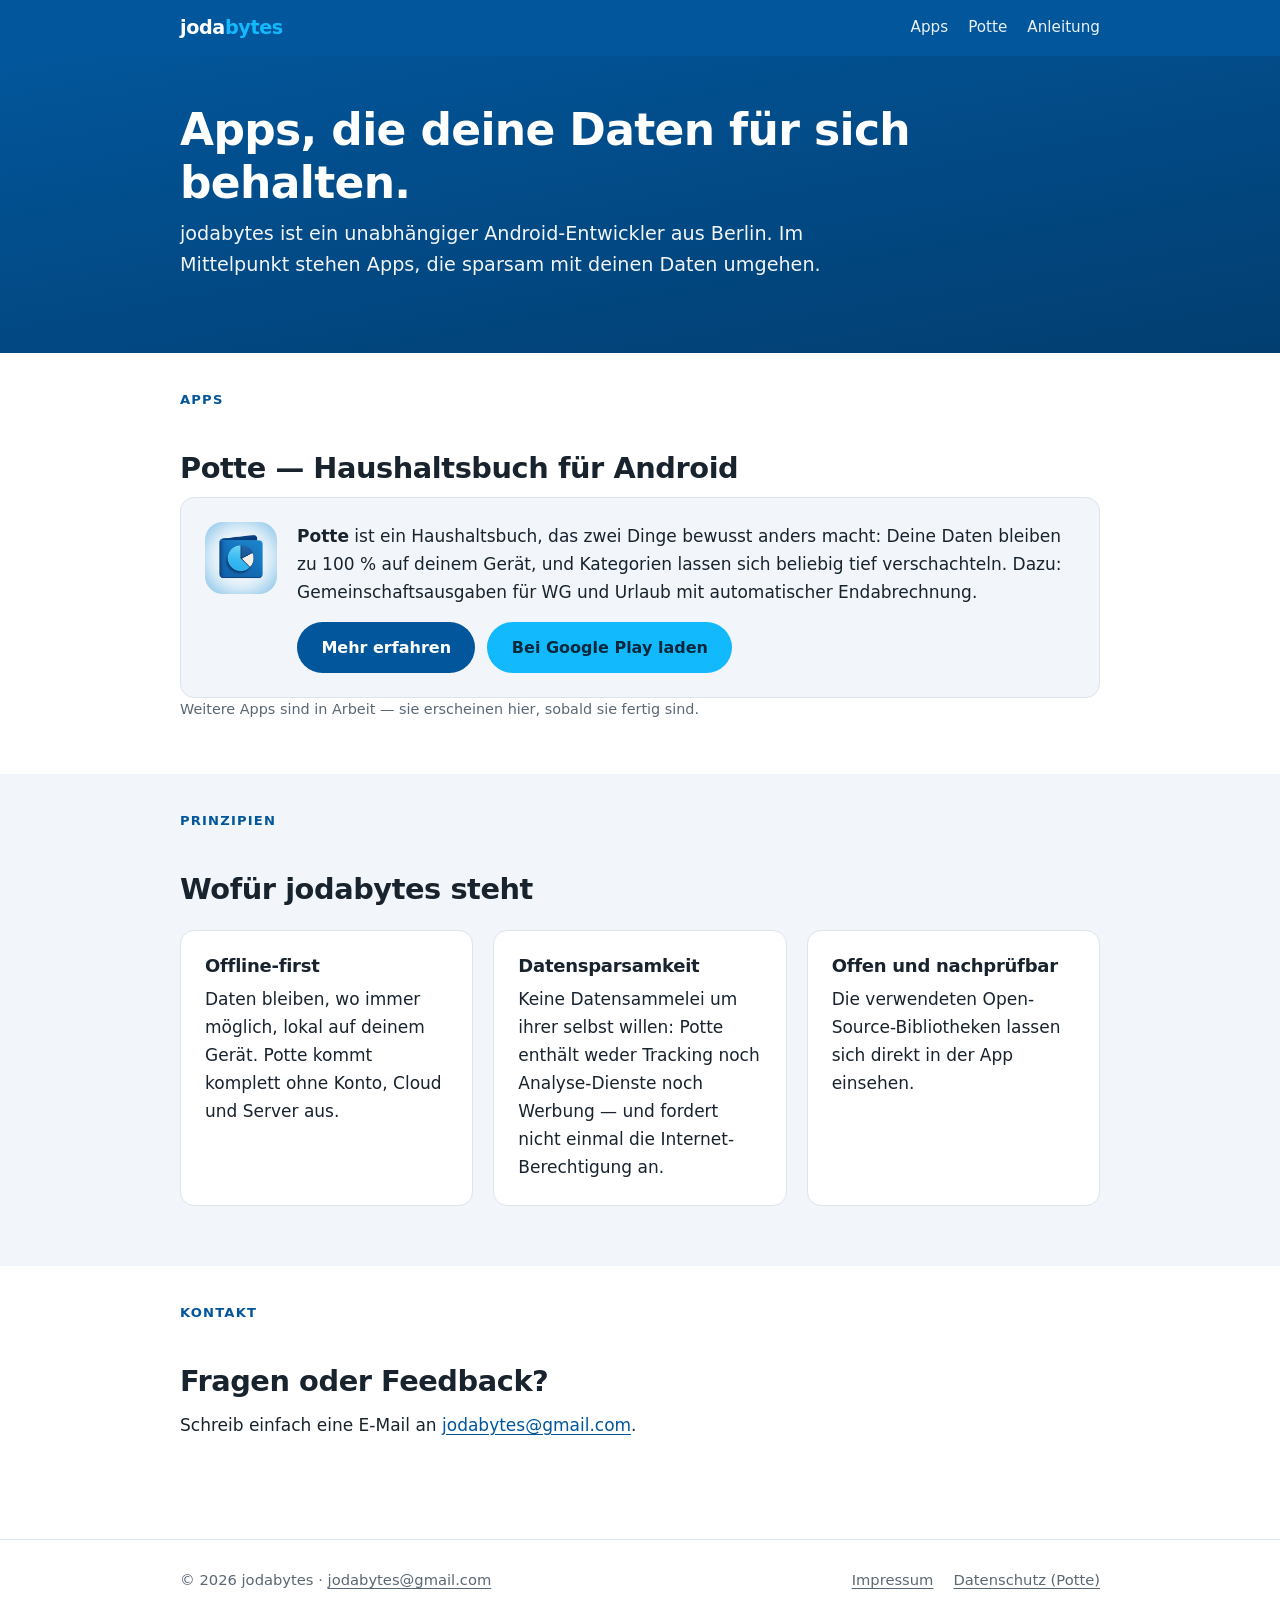
<file: index.html>
<!DOCTYPE html>
<html lang="de">
<head>
  <meta charset="utf-8">
  <meta name="viewport" content="width=device-width, initial-scale=1">
  <title>jodabytes — Apps aus Berlin. Offline-first, ohne Tracking.</title>
  <meta name="description" content="jodabytes entwickelt Android-Apps mit Fokus auf Privatsphäre und Datensparsamkeit. Aktuelle App: Potte — das Haushaltsbuch, das komplett offline funktioniert.">
  <meta name="color-scheme" content="light dark">
  <meta name="theme-color" content="#02569B">
  <link rel="canonical" href="https://jodabytes.github.io/">
  <link rel="icon" href="assets/img/icon-512.png" type="image/png">
  <link rel="apple-touch-icon" href="assets/img/icon-512.png">
  <link rel="stylesheet" href="assets/css/site.css">

  <meta property="og:type" content="website">
  <meta property="og:site_name" content="jodabytes">
  <meta property="og:title" content="jodabytes — Apps aus Berlin. Offline-first, ohne Tracking.">
  <meta property="og:description" content="Android-Apps mit Fokus auf Privatsphäre. Aktuelle App: Potte — das Offline-Haushaltsbuch.">
  <meta property="og:url" content="https://jodabytes.github.io/">
  <meta property="og:image" content="https://jodabytes.github.io/assets/img/icon-512.png">
  <meta property="og:locale" content="de_DE">
  <meta name="twitter:card" content="summary">
  <meta name="twitter:title" content="jodabytes — Apps aus Berlin">
  <meta name="twitter:description" content="Android-Apps mit Fokus auf Privatsphäre und Datensparsamkeit.">
  <meta name="twitter:image" content="https://jodabytes.github.io/assets/img/icon-512.png">

  <script type="application/ld+json">
  {
    "@context": "https://schema.org",
    "@graph": [
      {
        "@type": "Organization",
        "@id": "https://jodabytes.github.io/#org",
        "name": "jodabytes",
        "url": "https://jodabytes.github.io/",
        "logo": "https://jodabytes.github.io/assets/img/icon-512.png",
        "email": "jodabytes@gmail.com",
        "description": "Unabhängiger Android-Entwickler aus Berlin. Apps mit Fokus auf Privatsphäre und Datensparsamkeit — die aktuelle App Potte funktioniert komplett offline."
      },
      {
        "@type": "WebSite",
        "@id": "https://jodabytes.github.io/#website",
        "name": "jodabytes",
        "url": "https://jodabytes.github.io/",
        "inLanguage": "de",
        "publisher": { "@id": "https://jodabytes.github.io/#org" }
      }
    ]
  }
  </script>
</head>
<body>
  <a class="skip-link" href="#inhalt">Zum Inhalt springen</a>

  <header class="site-header">
    <div class="container">
      <a class="wordmark" href="index.html" aria-current="page">joda<b>bytes</b></a>
      <nav class="site-nav" aria-label="Hauptnavigation">
        <a href="index.html#apps">Apps</a>
        <a href="potte/index.html">Potte</a>
        <a href="potte/anleitung.html">Anleitung</a>
      </nav>
    </div>
  </header>

  <main id="inhalt">
    <section class="hero">
      <div class="container">
        <h1>Apps, die deine Daten für sich behalten.</h1>
        <p class="lede">jodabytes ist ein unabhängiger Android-Entwickler aus Berlin.
        Im Mittelpunkt stehen Apps, die sparsam mit deinen Daten umgehen.</p>
      </div>
    </section>

    <section class="section" id="apps">
      <div class="container">
        <span class="eyebrow">Apps</span>
        <h2>Potte — Haushaltsbuch für Android</h2>
        <div class="card app-card">
          <img src="assets/img/icon-512.png" alt="Potte App-Icon: Portemonnaie auf blauem Grund" width="512" height="512">
          <div>
            <p><strong>Potte</strong> ist ein Haushaltsbuch, das zwei Dinge bewusst anders
            macht: Deine Daten bleiben zu 100&nbsp;% auf deinem Gerät, und Kategorien
            lassen sich beliebig tief verschachteln. Dazu: Gemeinschaftsausgaben
            für WG und Urlaub mit automatischer Endabrechnung.</p>
            <div class="actions">
              <a class="btn btn-blue" href="potte/index.html">Mehr erfahren</a>
              <a class="btn btn-primary" href="https://play.google.com/store/apps/details?id=com.jodabytes.expensemonitor" rel="noopener">Bei Google Play laden</a>
            </div>
          </div>
        </div>
        <p class="version-hint">Weitere Apps sind in Arbeit — sie erscheinen hier, sobald sie fertig sind.</p>
      </div>
    </section>

    <section class="section section-alt">
      <div class="container">
        <span class="eyebrow">Prinzipien</span>
        <h2>Wofür jodabytes steht</h2>
        <div class="card-grid">
          <div class="card">
            <h3>Offline-first</h3>
            <p>Daten bleiben, wo immer möglich, lokal auf deinem Gerät.
            Potte kommt komplett ohne Konto, Cloud und Server aus.</p>
          </div>
          <div class="card">
            <h3>Datensparsamkeit</h3>
            <p>Keine Datensammelei um ihrer selbst willen: Potte enthält weder
            Tracking noch Analyse-Dienste noch Werbung — und fordert nicht einmal
            die Internet-Berechtigung an.</p>
          </div>
          <div class="card">
            <h3>Offen und nachprüfbar</h3>
            <p>Die verwendeten Open-Source-Bibliotheken lassen sich direkt
            in der App einsehen.</p>
          </div>
        </div>
      </div>
    </section>

    <section class="section" id="kontakt">
      <div class="container">
        <span class="eyebrow">Kontakt</span>
        <h2>Fragen oder Feedback?</h2>
        <p>Schreib einfach eine E-Mail an
        <a href="mailto:jodabytes@gmail.com">jodabytes@gmail.com</a>.</p>
      </div>
    </section>
  </main>

  <footer class="site-footer">
    <div class="container">
      <p>© 2026 jodabytes · <a href="mailto:jodabytes@gmail.com">jodabytes@gmail.com</a></p>
      <nav aria-label="Rechtliches">
        <a href="impressum.html">Impressum</a>
        <a href="potte/datenschutz.html">Datenschutz (Potte)</a>
      </nav>
    </div>
  </footer>
</body>
</html>
</file>
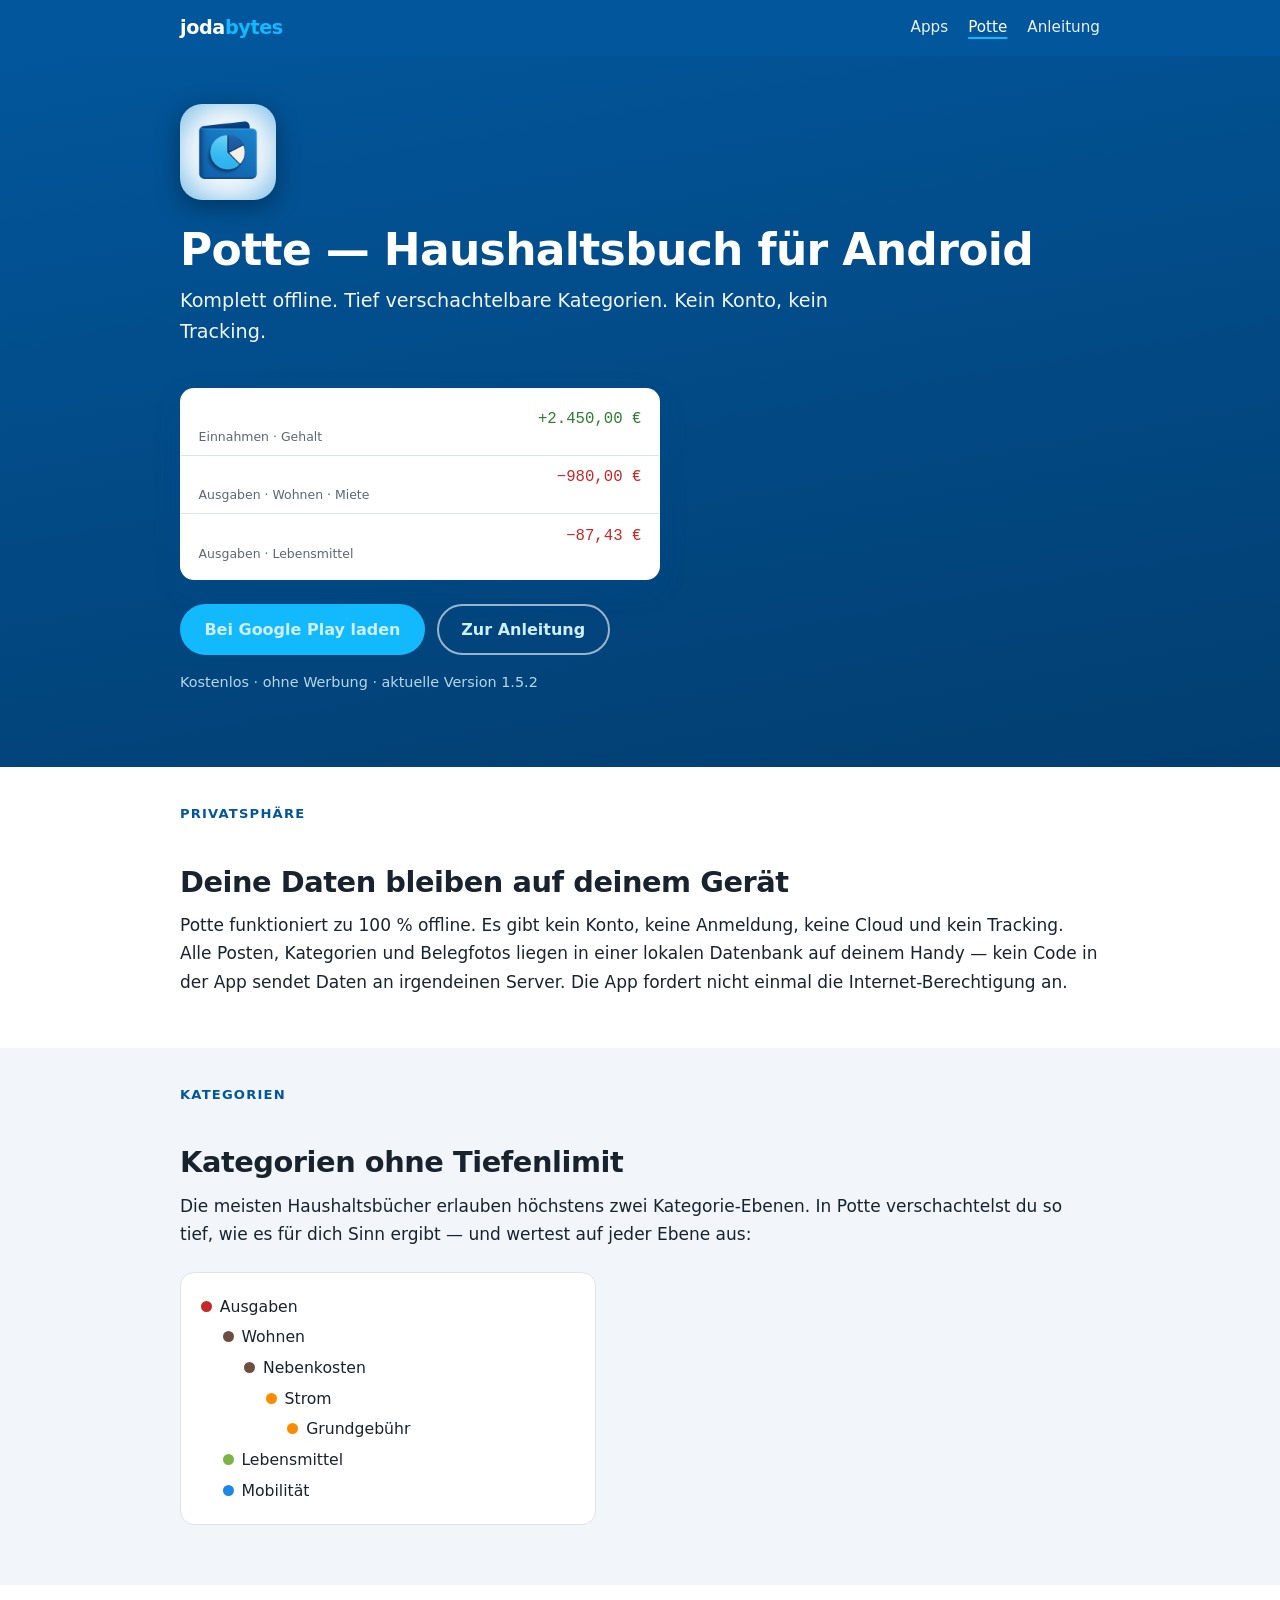
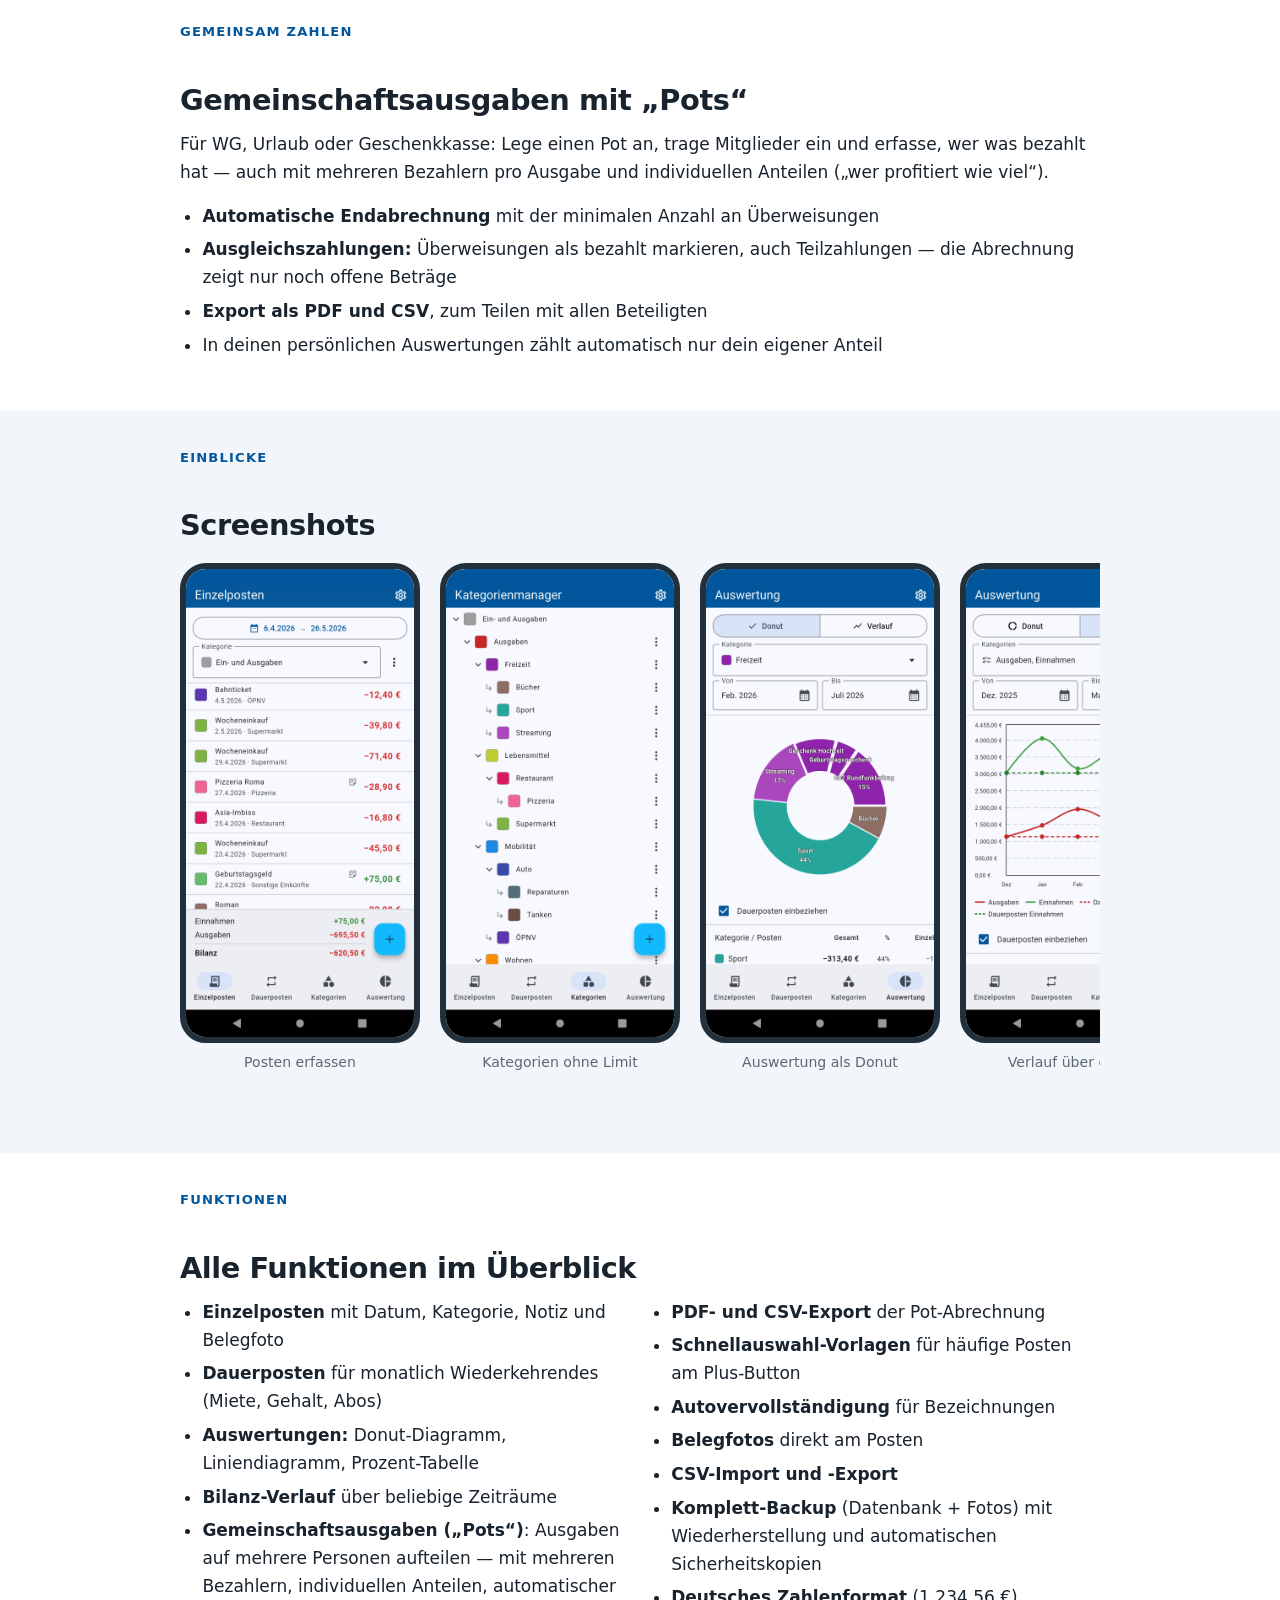
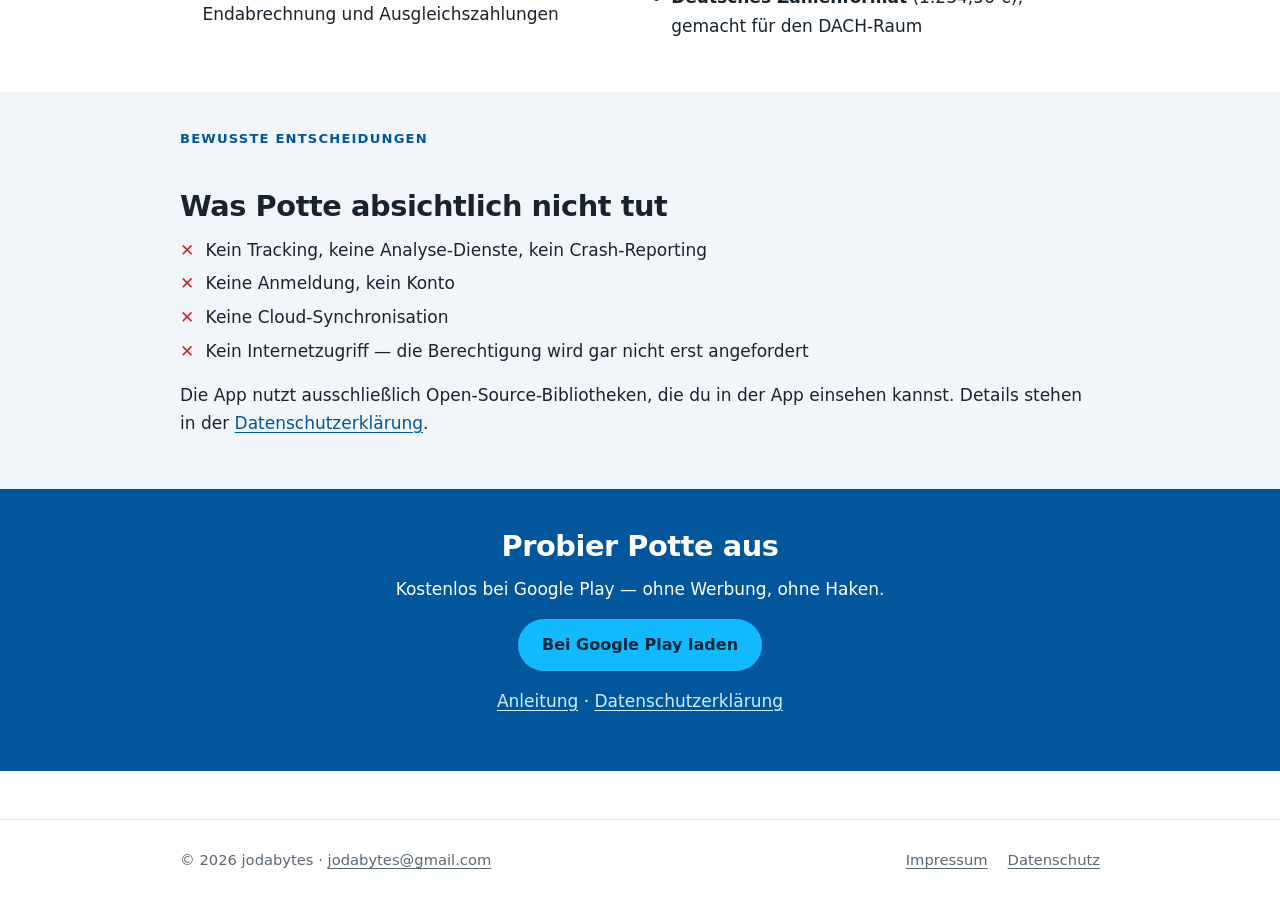
<file: potte/index.html>
<!DOCTYPE html>
<html lang="de">
<head>
  <meta charset="utf-8">
  <meta name="viewport" content="width=device-width, initial-scale=1">
  <title>Potte — Haushaltsbuch für Android. 100 % offline, ohne Tracking.</title>
  <meta name="description" content="Potte ist ein Haushaltsbuch für Android: komplett offline, kein Konto, kein Tracking. Kategorien beliebig tief verschachtelbar, Gemeinschaftsausgaben mit automatischer Endabrechnung, CSV-Export und Komplett-Backup.">
  <meta name="color-scheme" content="light dark">
  <meta name="theme-color" content="#02569B">
  <link rel="canonical" href="https://jodabytes.github.io/potte/">
  <link rel="icon" href="../assets/img/icon-512.png" type="image/png">
  <link rel="apple-touch-icon" href="../assets/img/icon-512.png">
  <link rel="stylesheet" href="../assets/css/site.css">

  <meta property="og:type" content="website">
  <meta property="og:site_name" content="jodabytes">
  <meta property="og:title" content="Potte — Haushaltsbuch für Android. 100 % offline.">
  <meta property="og:description" content="Kein Konto, keine Cloud, kein Tracking. Kategorien ohne Tiefenlimit, Gemeinschaftsausgaben mit automatischer Endabrechnung.">
  <meta property="og:url" content="https://jodabytes.github.io/potte/">
  <meta property="og:image" content="https://jodabytes.github.io/assets/img/icon-512.png">
  <meta property="og:locale" content="de_DE">
  <meta name="twitter:card" content="summary">
  <meta name="twitter:title" content="Potte — Haushaltsbuch für Android">
  <meta name="twitter:description" content="100 % offline. Kein Konto, kein Tracking. Kategorien ohne Tiefenlimit.">
  <meta name="twitter:image" content="https://jodabytes.github.io/assets/img/icon-512.png">

  <script type="application/ld+json">
  {
    "@context": "https://schema.org",
    "@type": "SoftwareApplication",
    "@id": "https://jodabytes.github.io/potte/#app",
    "name": "Potte",
    "alternateName": "Potte — Haushaltsbuch",
    "url": "https://jodabytes.github.io/potte/",
    "operatingSystem": "Android",
    "applicationCategory": "FinanceApplication",
    "softwareVersion": "1.5.2",
    "inLanguage": "de",
    "description": "Haushaltsbuch für Android: komplett offline, kein Konto, kein Tracking, keine Werbung. Kategorien beliebig tief verschachtelbar, Einzel- und Dauerposten, Auswertungen, Gemeinschaftsausgaben (Pots) mit automatischer Endabrechnung, CSV-Import/-Export und Komplett-Backup.",
    "offers": { "@type": "Offer", "price": "0", "priceCurrency": "EUR" },
    "installUrl": "https://play.google.com/store/apps/details?id=com.jodabytes.expensemonitor",
    "sameAs": "https://play.google.com/store/apps/details?id=com.jodabytes.expensemonitor",
    "screenshot": [
      "https://jodabytes.github.io/assets/img/screenshots/potte-01-posten.png",
      "https://jodabytes.github.io/assets/img/screenshots/potte-02-kategorien.png",
      "https://jodabytes.github.io/assets/img/screenshots/potte-03-donut.png",
      "https://jodabytes.github.io/assets/img/screenshots/potte-04-verlauf.png",
      "https://jodabytes.github.io/assets/img/screenshots/potte-05-dauerposten.png",
      "https://jodabytes.github.io/assets/img/screenshots/potte-06-darkmode.png"
    ],
    "author": { "@id": "https://jodabytes.github.io/#org" },
    "publisher": { "@id": "https://jodabytes.github.io/#org" }
  }
  </script>
</head>
<body>
  <a class="skip-link" href="#inhalt">Zum Inhalt springen</a>

  <header class="site-header">
    <div class="container">
      <a class="wordmark" href="../index.html">joda<b>bytes</b></a>
      <nav class="site-nav" aria-label="Hauptnavigation">
        <a href="../index.html#apps">Apps</a>
        <a href="index.html" aria-current="page">Potte</a>
        <a href="anleitung.html">Anleitung</a>
      </nav>
    </div>
  </header>

  <main id="inhalt">
    <section class="hero">
      <div class="container">
        <div class="hero-app">
          <img src="../assets/img/icon-512.png" alt="Potte App-Icon: Portemonnaie auf blauem Grund" width="512" height="512">
          <div>
            <h1>Potte — Haushaltsbuch für Android</h1>
            <p class="lede">Komplett offline. Tief verschachtelbare Kategorien.
            Kein Konto, kein Tracking.</p>
          </div>
        </div>

        <ul class="ledger" aria-label="Beispiel: Posten in Potte">
          <li>
            <span class="label">Gehalt<span class="cat">Einnahmen · Gehalt</span></span>
            <span class="amount plus">+2.450,00 €</span>
          </li>
          <li>
            <span class="label">Miete Juli<span class="cat">Ausgaben · Wohnen · Miete</span></span>
            <span class="amount minus">−980,00 €</span>
          </li>
          <li>
            <span class="label">Wocheneinkauf<span class="cat">Ausgaben · Lebensmittel</span></span>
            <span class="amount minus">−87,43 €</span>
          </li>
        </ul>

        <div class="hero-actions">
          <a class="btn btn-primary" href="https://play.google.com/store/apps/details?id=com.jodabytes.expensemonitor" rel="noopener">Bei Google Play laden</a>
          <a class="btn btn-ghost" href="anleitung.html">Zur Anleitung</a>
        </div>
        <p class="version-hint" style="color:#B7D6EC; margin-top:1rem;">Kostenlos · ohne Werbung · aktuelle Version 1.5.2</p>
      </div>
    </section>

    <section class="section">
      <div class="container">
        <span class="eyebrow">Privatsphäre</span>
        <h2>Deine Daten bleiben auf deinem Gerät</h2>
        <p>Potte funktioniert zu 100&nbsp;% offline. Es gibt kein Konto, keine Anmeldung,
        keine Cloud und kein Tracking. Alle Posten, Kategorien und Belegfotos liegen in
        einer lokalen Datenbank auf deinem Handy — kein Code in der App sendet Daten an
        irgendeinen Server. Die App fordert nicht einmal die Internet-Berechtigung an.</p>
      </div>
    </section>

    <section class="section section-alt">
      <div class="container">
        <span class="eyebrow">Kategorien</span>
        <h2>Kategorien ohne Tiefenlimit</h2>
        <p>Die meisten Haushaltsbücher erlauben höchstens zwei Kategorie-Ebenen.
        In Potte verschachtelst du so tief, wie es für dich Sinn ergibt —
        und wertest auf jeder Ebene aus:</p>
        <ul class="cat-tree" aria-label="Beispiel: verschachtelter Kategorienbaum">
          <li><span class="dot" style="background:#C62828"></span>Ausgaben
            <ul>
              <li><span class="dot" style="background:#6D4C41"></span>Wohnen
                <ul>
                  <li><span class="dot" style="background:#6D4C41"></span>Nebenkosten
                    <ul>
                      <li><span class="dot" style="background:#FB8C00"></span>Strom
                        <ul>
                          <li><span class="dot" style="background:#FB8C00"></span>Grundgebühr</li>
                        </ul>
                      </li>
                    </ul>
                  </li>
                </ul>
              </li>
              <li><span class="dot" style="background:#7CB342"></span>Lebensmittel</li>
              <li><span class="dot" style="background:#1E88E5"></span>Mobilität</li>
            </ul>
          </li>
        </ul>
      </div>
    </section>

    <section class="section">
      <div class="container">
        <span class="eyebrow">Gemeinsam zahlen</span>
        <h2>Gemeinschaftsausgaben mit „Pots“</h2>
        <p>Für WG, Urlaub oder Geschenkkasse: Lege einen Pot an, trage Mitglieder ein
        und erfasse, wer was bezahlt hat — auch mit mehreren Bezahlern pro Ausgabe und
        individuellen Anteilen („wer profitiert wie viel“).</p>
        <ul>
          <li><strong>Automatische Endabrechnung</strong> mit der minimalen Anzahl an Überweisungen</li>
          <li><strong>Ausgleichszahlungen:</strong> Überweisungen als bezahlt markieren, auch Teilzahlungen — die Abrechnung zeigt nur noch offene Beträge</li>
          <li><strong>Export als PDF und CSV</strong>, zum Teilen mit allen Beteiligten</li>
          <li>In deinen persönlichen Auswertungen zählt automatisch nur dein eigener Anteil</li>
        </ul>
      </div>
    </section>

    <section class="section section-alt">
      <div class="container">
        <span class="eyebrow">Einblicke</span>
        <h2>Screenshots</h2>
        <div class="gallery">
          <figure class="phone">
            <img src="../assets/img/screenshots/potte-01-posten.png" width="1080" height="2160" loading="lazy" alt="Einzelposten-Liste mit Einnahmen in Grün, Ausgaben in Rot und Bilanz-Zeile">
            <figcaption>Posten erfassen</figcaption>
          </figure>
          <figure class="phone">
            <img src="../assets/img/screenshots/potte-02-kategorien.png" width="1080" height="2160" loading="lazy" alt="Kategorienmanager mit beliebig tief verschachteltem Kategorienbaum">
            <figcaption>Kategorien ohne Limit</figcaption>
          </figure>
          <figure class="phone">
            <img src="../assets/img/screenshots/potte-03-donut.png" width="1080" height="2160" loading="lazy" alt="Auswertung mit Donut-Diagramm: prozentuale Verteilung der Ausgaben einer Kategorie, darunter Tabelle mit Prozentanteilen">
            <figcaption>Auswertung als Donut</figcaption>
          </figure>
          <figure class="phone">
            <img src="../assets/img/screenshots/potte-04-verlauf.png" width="1080" height="2160" loading="lazy" alt="Auswertung mit Liniendiagramm: Einnahmen und Ausgaben im Verlauf über sechs Monate">
            <figcaption>Verlauf über die Zeit</figcaption>
          </figure>
          <figure class="phone">
            <img src="../assets/img/screenshots/potte-05-dauerposten.png" width="1080" height="2160" loading="lazy" alt="Dauerposten-Liste mit monatlich wiederkehrenden Einnahmen und Ausgaben">
            <figcaption>Dauerposten für Wiederkehrendes</figcaption>
          </figure>
          <figure class="phone">
            <img src="../assets/img/screenshots/potte-06-darkmode.png" width="1080" height="2160" loading="lazy" alt="Einzelposten-Liste im dunklen Design">
            <figcaption>Dark Mode inklusive</figcaption>
          </figure>
        </div>
      </div>
    </section>

    <section class="section">
      <div class="container">
        <span class="eyebrow">Funktionen</span>
        <h2>Alle Funktionen im Überblick</h2>
        <ul class="feature-cols">
          <li><strong>Einzelposten</strong> mit Datum, Kategorie, Notiz und Belegfoto</li>
          <li><strong>Dauerposten</strong> für monatlich Wiederkehrendes (Miete, Gehalt, Abos)</li>
          <li><strong>Auswertungen:</strong> Donut-Diagramm, Liniendiagramm, Prozent-Tabelle</li>
          <li><strong>Bilanz-Verlauf</strong> über beliebige Zeiträume</li>
          <li><strong>Gemeinschaftsausgaben („Pots“)</strong>: Ausgaben auf mehrere Personen aufteilen — mit mehreren Bezahlern, individuellen Anteilen, automatischer Endabrechnung und Ausgleichszahlungen</li>
          <li><strong>PDF- und CSV-Export</strong> der Pot-Abrechnung</li>
          <li><strong>Schnellauswahl-Vorlagen</strong> für häufige Posten am Plus-Button</li>
          <li><strong>Autovervollständigung</strong> für Bezeichnungen</li>
          <li><strong>Belegfotos</strong> direkt am Posten</li>
          <li><strong>CSV-Import und -Export</strong></li>
          <li><strong>Komplett-Backup</strong> (Datenbank + Fotos) mit Wiederherstellung und automatischen Sicherheitskopien</li>
          <li><strong>Deutsches Zahlenformat</strong> (1.234,56&nbsp;€), gemacht für den DACH-Raum</li>
        </ul>
      </div>
    </section>

    <section class="section section-alt">
      <div class="container">
        <span class="eyebrow">Bewusste Entscheidungen</span>
        <h2>Was Potte absichtlich nicht tut</h2>
        <ul class="no-list">
          <li>Kein Tracking, keine Analyse-Dienste, kein Crash-Reporting</li>
          <li>Keine Anmeldung, kein Konto</li>
          <li>Keine Cloud-Synchronisation</li>
          <li>Kein Internetzugriff — die Berechtigung wird gar nicht erst angefordert</li>
        </ul>
        <p>Die App nutzt ausschließlich Open-Source-Bibliotheken, die du in der App
        einsehen kannst. Details stehen in der
        <a href="datenschutz.html">Datenschutzerklärung</a>.</p>
      </div>
    </section>

    <section class="cta-band">
      <div class="container">
        <h2>Probier Potte aus</h2>
        <p>Kostenlos bei Google Play — ohne Werbung, ohne Haken.</p>
        <p><a class="btn btn-primary" href="https://play.google.com/store/apps/details?id=com.jodabytes.expensemonitor" rel="noopener">Bei Google Play laden</a></p>
        <p><a href="anleitung.html">Anleitung</a> · <a href="datenschutz.html">Datenschutzerklärung</a></p>
      </div>
    </section>
  </main>

  <footer class="site-footer">
    <div class="container">
      <p>© 2026 jodabytes · <a href="mailto:jodabytes@gmail.com">jodabytes@gmail.com</a></p>
      <nav aria-label="Rechtliches">
        <a href="../impressum.html">Impressum</a>
        <a href="datenschutz.html">Datenschutz</a>
      </nav>
    </div>
  </footer>
</body>
</html>
</file>
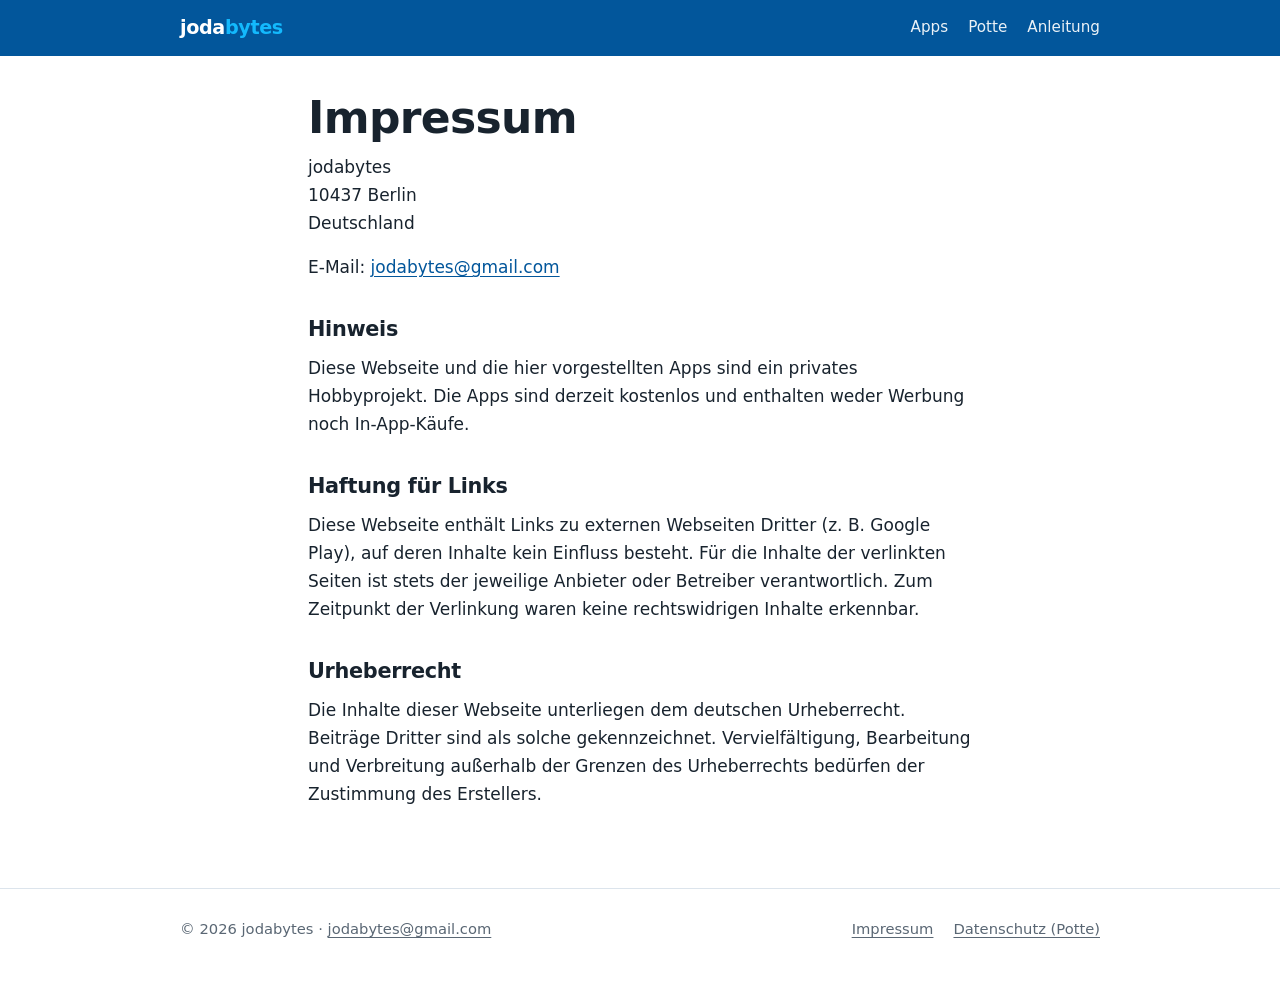
<file: impressum.html>
<!DOCTYPE html>
<html lang="de">
<head>
  <meta charset="utf-8">
  <meta name="viewport" content="width=device-width, initial-scale=1">
  <title>Impressum — jodabytes</title>
  <meta name="description" content="Impressum der jodabytes-Webseite.">
  <meta name="color-scheme" content="light dark">
  <meta name="theme-color" content="#02569B">
  <link rel="canonical" href="https://jodabytes.github.io/impressum.html">
  <link rel="icon" href="assets/img/icon-512.png" type="image/png">
  <link rel="stylesheet" href="assets/css/site.css">
  <meta name="robots" content="noindex, follow">
</head>
<body>
  <a class="skip-link" href="#inhalt">Zum Inhalt springen</a>

  <header class="site-header">
    <div class="container">
      <a class="wordmark" href="index.html">joda<b>bytes</b></a>
      <nav class="site-nav" aria-label="Hauptnavigation">
        <a href="index.html#apps">Apps</a>
        <a href="potte/index.html">Potte</a>
        <a href="potte/anleitung.html">Anleitung</a>
      </nav>
    </div>
  </header>

  <main id="inhalt" class="container prose">
    <h1>Impressum</h1>

    <p>
      jodabytes<br>
      10437 Berlin<br>
      Deutschland
    </p>
    <p>E-Mail: <a href="mailto:jodabytes@gmail.com">jodabytes@gmail.com</a></p>

    <h2>Hinweis</h2>
    <p>Diese Webseite und die hier vorgestellten Apps sind ein privates Hobbyprojekt.
    Die Apps sind derzeit kostenlos und enthalten weder Werbung noch In-App-Käufe.</p>

    <h2>Haftung für Links</h2>
    <p>Diese Webseite enthält Links zu externen Webseiten Dritter (z.&nbsp;B. Google
    Play), auf deren Inhalte kein Einfluss besteht. Für die Inhalte der verlinkten
    Seiten ist stets der jeweilige Anbieter oder Betreiber verantwortlich. Zum
    Zeitpunkt der Verlinkung waren keine rechtswidrigen Inhalte erkennbar.</p>

    <h2>Urheberrecht</h2>
    <p>Die Inhalte dieser Webseite unterliegen dem deutschen Urheberrecht. Beiträge
    Dritter sind als solche gekennzeichnet. Vervielfältigung, Bearbeitung und
    Verbreitung außerhalb der Grenzen des Urheberrechts bedürfen der Zustimmung des
    Erstellers.</p>
  </main>

  <footer class="site-footer">
    <div class="container">
      <p>© 2026 jodabytes · <a href="mailto:jodabytes@gmail.com">jodabytes@gmail.com</a></p>
      <nav aria-label="Rechtliches">
        <a href="impressum.html">Impressum</a>
        <a href="potte/datenschutz.html">Datenschutz (Potte)</a>
      </nav>
    </div>
  </footer>
</body>
</html>
</file>
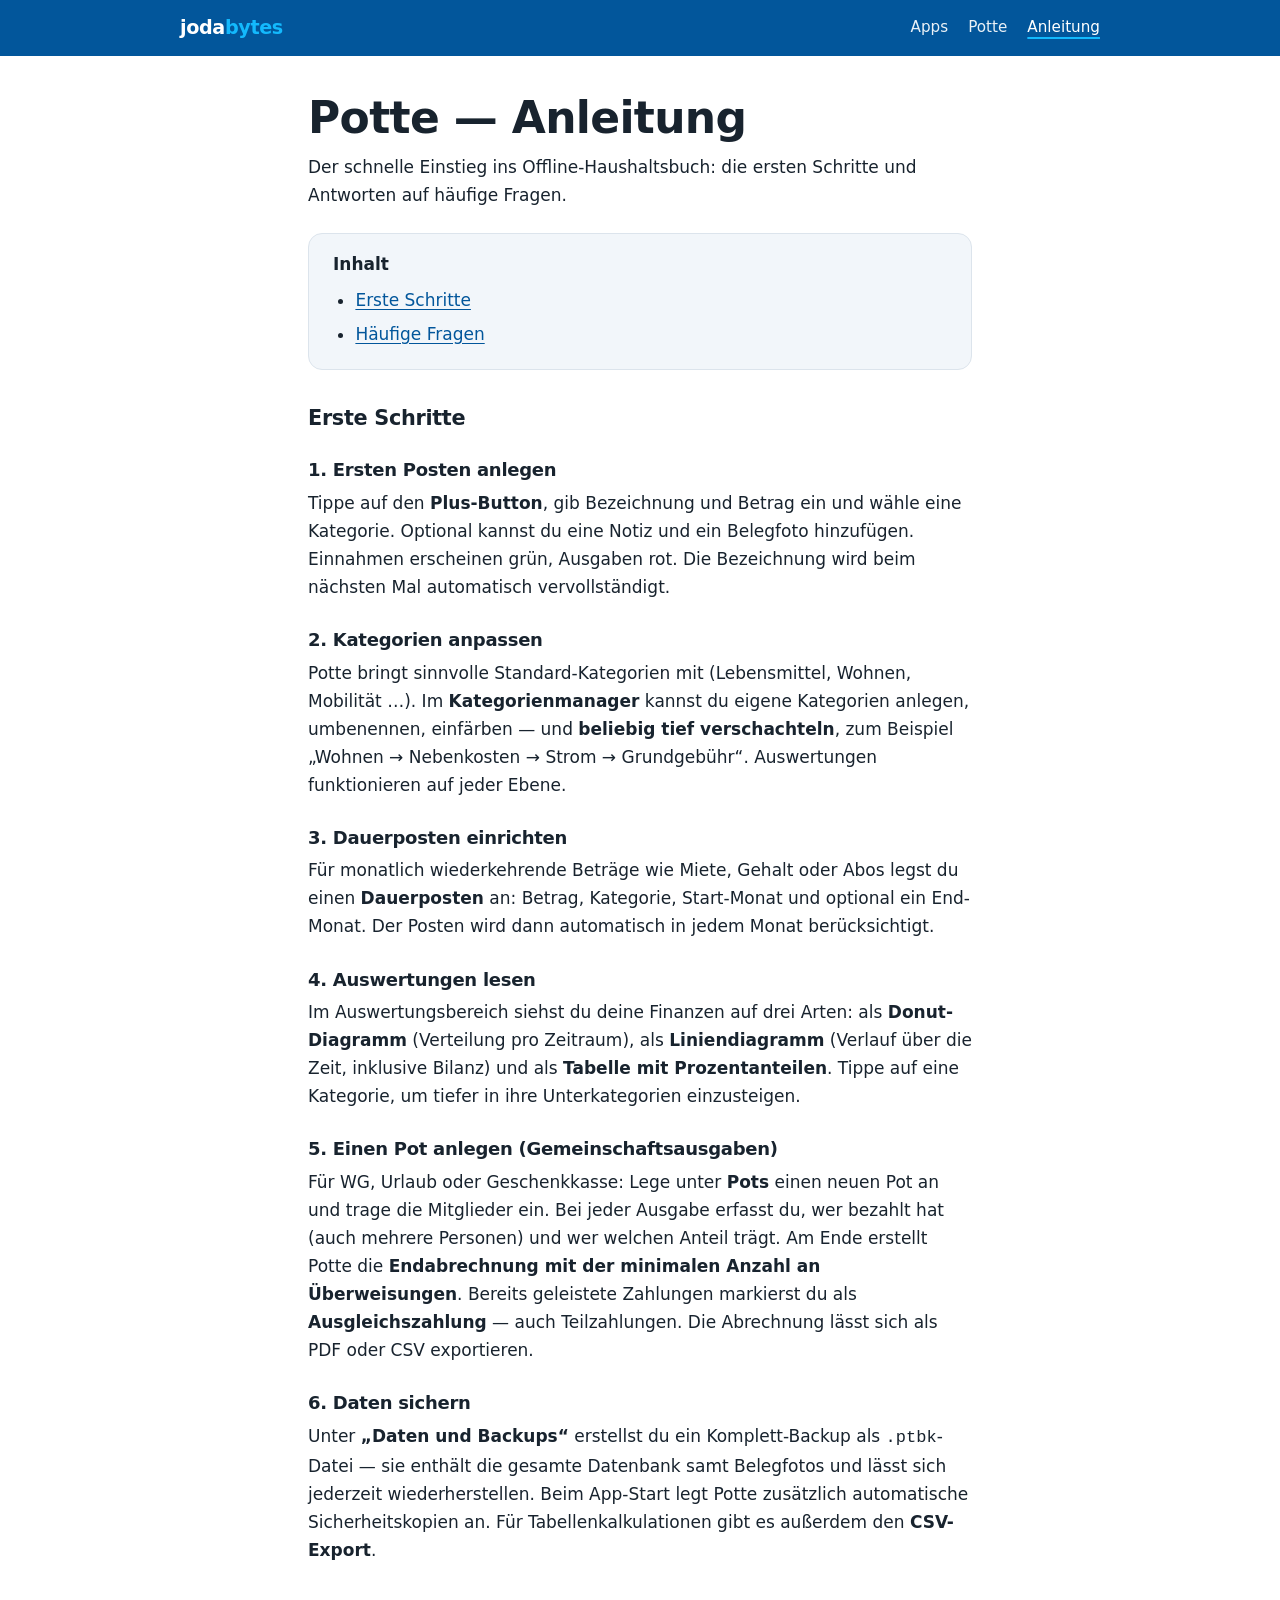
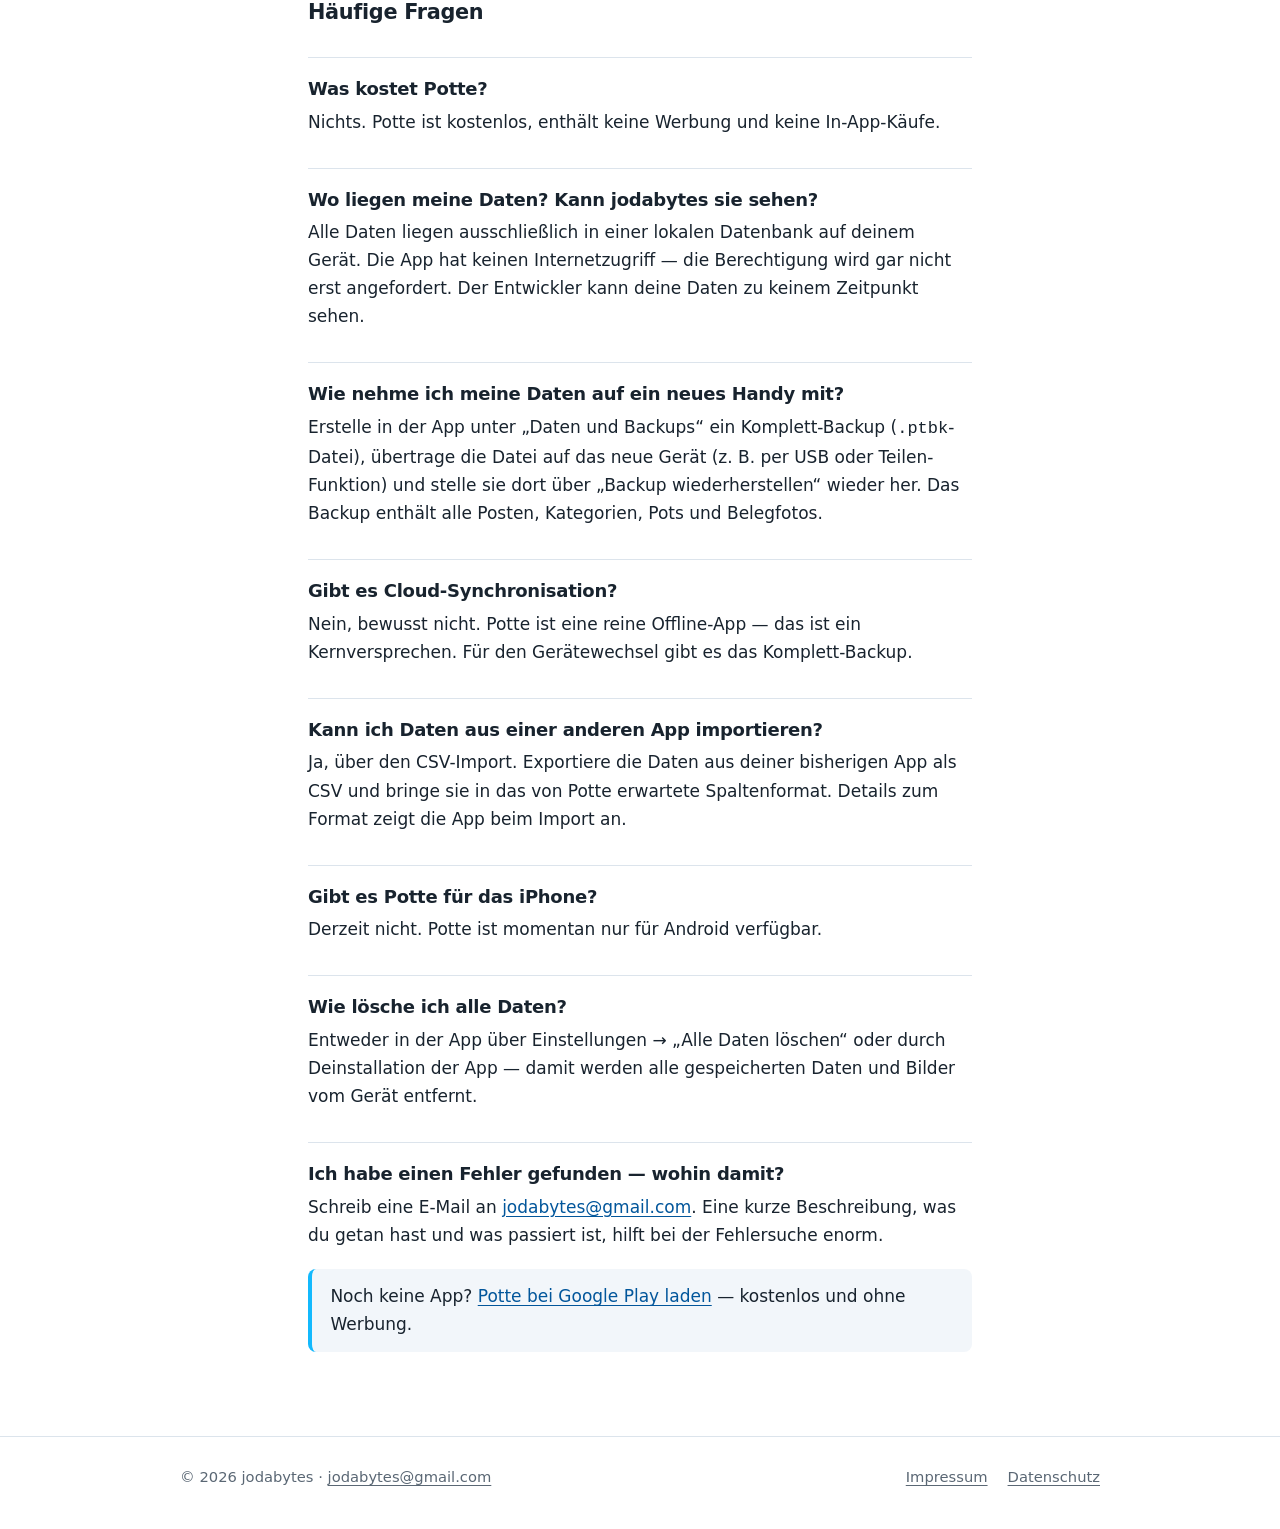
<file: potte/anleitung.html>
<!DOCTYPE html>
<html lang="de">
<head>
  <meta charset="utf-8">
  <meta name="viewport" content="width=device-width, initial-scale=1">
  <title>Potte — Anleitung: Erste Schritte und häufige Fragen</title>
  <meta name="description" content="So startest du mit Potte: ersten Posten anlegen, Kategorien anpassen, Dauerposten einrichten, Pots für Gemeinschaftsausgaben nutzen und Daten sichern. Plus Antworten auf häufige Fragen.">
  <meta name="color-scheme" content="light dark">
  <meta name="theme-color" content="#02569B">
  <link rel="canonical" href="https://jodabytes.github.io/potte/anleitung.html">
  <link rel="icon" href="../assets/img/icon-512.png" type="image/png">
  <link rel="apple-touch-icon" href="../assets/img/icon-512.png">
  <link rel="stylesheet" href="../assets/css/site.css">

  <meta property="og:type" content="article">
  <meta property="og:site_name" content="jodabytes">
  <meta property="og:title" content="Potte — Anleitung: Erste Schritte und häufige Fragen">
  <meta property="og:description" content="Erste Schritte mit dem Offline-Haushaltsbuch Potte: Posten, Kategorien, Dauerposten, Pots, Backup — und ein FAQ.">
  <meta property="og:url" content="https://jodabytes.github.io/potte/anleitung.html">
  <meta property="og:image" content="https://jodabytes.github.io/assets/img/icon-512.png">
  <meta property="og:locale" content="de_DE">
  <meta name="twitter:card" content="summary">
  <meta name="twitter:title" content="Potte — Anleitung">
  <meta name="twitter:description" content="Erste Schritte und häufige Fragen zum Offline-Haushaltsbuch Potte.">
  <meta name="twitter:image" content="https://jodabytes.github.io/assets/img/icon-512.png">

  <script type="application/ld+json">
  {
    "@context": "https://schema.org",
    "@type": "FAQPage",
    "@id": "https://jodabytes.github.io/potte/anleitung.html#faq",
    "inLanguage": "de",
    "mainEntity": [
      {
        "@type": "Question",
        "name": "Was kostet Potte?",
        "acceptedAnswer": { "@type": "Answer", "text": "Nichts. Potte ist kostenlos, enthält keine Werbung und keine In-App-Käufe." }
      },
      {
        "@type": "Question",
        "name": "Wo liegen meine Daten? Kann jodabytes sie sehen?",
        "acceptedAnswer": { "@type": "Answer", "text": "Alle Daten liegen ausschließlich in einer lokalen Datenbank auf deinem Gerät. Die App hat keinen Internetzugriff — die Berechtigung wird gar nicht erst angefordert. Der Entwickler kann deine Daten zu keinem Zeitpunkt sehen." }
      },
      {
        "@type": "Question",
        "name": "Wie nehme ich meine Daten auf ein neues Handy mit?",
        "acceptedAnswer": { "@type": "Answer", "text": "Erstelle in der App unter „Daten und Backups“ ein Komplett-Backup (.ptbk-Datei), übertrage die Datei auf das neue Gerät (z. B. per USB oder Teilen-Funktion) und stelle sie dort über „Backup wiederherstellen“ wieder her. Das Backup enthält alle Posten, Kategorien, Pots und Belegfotos." }
      },
      {
        "@type": "Question",
        "name": "Gibt es Cloud-Synchronisation?",
        "acceptedAnswer": { "@type": "Answer", "text": "Nein, bewusst nicht. Potte ist eine reine Offline-App — das ist ein Kernversprechen. Für den Gerätewechsel gibt es das Komplett-Backup." }
      },
      {
        "@type": "Question",
        "name": "Kann ich Daten aus einer anderen App importieren?",
        "acceptedAnswer": { "@type": "Answer", "text": "Ja, über den CSV-Import. Exportiere die Daten aus deiner bisherigen App als CSV und bringe sie in das von Potte erwartete Spaltenformat. Details zum Format zeigt die App beim Import an." }
      },
      {
        "@type": "Question",
        "name": "Gibt es Potte für das iPhone?",
        "acceptedAnswer": { "@type": "Answer", "text": "Derzeit nicht. Potte ist momentan nur für Android verfügbar." }
      },
      {
        "@type": "Question",
        "name": "Wie lösche ich alle Daten?",
        "acceptedAnswer": { "@type": "Answer", "text": "Entweder in der App über Einstellungen → „Alle Daten löschen“ oder durch Deinstallation der App — damit werden alle gespeicherten Daten und Bilder vom Gerät entfernt." }
      },
      {
        "@type": "Question",
        "name": "Ich habe einen Fehler gefunden — wohin damit?",
        "acceptedAnswer": { "@type": "Answer", "text": "Schreib eine E-Mail an jodabytes@gmail.com. Eine kurze Beschreibung, was du getan hast und was passiert ist, hilft bei der Fehlersuche enorm." }
      }
    ]
  }
  </script>
</head>
<body>
  <a class="skip-link" href="#inhalt">Zum Inhalt springen</a>

  <header class="site-header">
    <div class="container">
      <a class="wordmark" href="../index.html">joda<b>bytes</b></a>
      <nav class="site-nav" aria-label="Hauptnavigation">
        <a href="../index.html#apps">Apps</a>
        <a href="index.html">Potte</a>
        <a href="anleitung.html" aria-current="page">Anleitung</a>
      </nav>
    </div>
  </header>

  <main id="inhalt" class="container prose">
    <h1>Potte — Anleitung</h1>
    <p class="lede">Der schnelle Einstieg ins Offline-Haushaltsbuch:
    die ersten Schritte und Antworten auf häufige Fragen.</p>

    <nav class="toc" aria-label="Inhaltsverzeichnis">
      <strong>Inhalt</strong>
      <ul>
        <li><a href="#erste-schritte">Erste Schritte</a></li>
        <li><a href="#faq">Häufige Fragen</a></li>
      </ul>
    </nav>

    <h2 id="erste-schritte">Erste Schritte</h2>

    <h3 id="posten-anlegen">1. Ersten Posten anlegen</h3>
    <p>Tippe auf den <strong>Plus-Button</strong>, gib Bezeichnung und Betrag ein und
    wähle eine Kategorie. Optional kannst du eine Notiz und ein Belegfoto hinzufügen.
    Einnahmen erscheinen grün, Ausgaben rot. Die Bezeichnung wird beim nächsten Mal
    automatisch vervollständigt.</p>

    <h3 id="kategorien">2. Kategorien anpassen</h3>
    <p>Potte bringt sinnvolle Standard-Kategorien mit (Lebensmittel, Wohnen, Mobilität&nbsp;…).
    Im <strong>Kategorienmanager</strong> kannst du eigene Kategorien anlegen, umbenennen,
    einfärben — und <strong>beliebig tief verschachteln</strong>, zum Beispiel
    „Wohnen → Nebenkosten → Strom → Grundgebühr“. Auswertungen funktionieren auf jeder Ebene.</p>

    <h3 id="dauerposten">3. Dauerposten einrichten</h3>
    <p>Für monatlich wiederkehrende Beträge wie Miete, Gehalt oder Abos legst du einen
    <strong>Dauerposten</strong> an: Betrag, Kategorie, Start-Monat und optional ein
    End-Monat. Der Posten wird dann automatisch in jedem Monat berücksichtigt.</p>

    <h3 id="auswertungen">4. Auswertungen lesen</h3>
    <p>Im Auswertungsbereich siehst du deine Finanzen auf drei Arten: als
    <strong>Donut-Diagramm</strong> (Verteilung pro Zeitraum), als
    <strong>Liniendiagramm</strong> (Verlauf über die Zeit, inklusive Bilanz) und als
    <strong>Tabelle mit Prozentanteilen</strong>. Tippe auf eine Kategorie, um tiefer
    in ihre Unterkategorien einzusteigen.</p>

    <h3 id="pots">5. Einen Pot anlegen (Gemeinschaftsausgaben)</h3>
    <p>Für WG, Urlaub oder Geschenkkasse: Lege unter <strong>Pots</strong> einen neuen Pot
    an und trage die Mitglieder ein. Bei jeder Ausgabe erfasst du, wer bezahlt hat
    (auch mehrere Personen) und wer welchen Anteil trägt. Am Ende erstellt Potte die
    <strong>Endabrechnung mit der minimalen Anzahl an Überweisungen</strong>. Bereits
    geleistete Zahlungen markierst du als <strong>Ausgleichszahlung</strong> — auch
    Teilzahlungen. Die Abrechnung lässt sich als PDF oder CSV exportieren.</p>

    <h3 id="backup">6. Daten sichern</h3>
    <p>Unter <strong>„Daten und Backups“</strong> erstellst du ein Komplett-Backup als
    <code>.ptbk</code>-Datei — sie enthält die gesamte Datenbank samt Belegfotos und
    lässt sich jederzeit wiederherstellen. Beim App-Start legt Potte zusätzlich
    automatische Sicherheitskopien an. Für Tabellenkalkulationen gibt es außerdem den
    <strong>CSV-Export</strong>.</p>

    <section class="faq">
      <h2 id="faq">Häufige Fragen</h2>

      <h3 id="faq-kosten">Was kostet Potte?</h3>
      <p>Nichts. Potte ist kostenlos, enthält keine Werbung und keine In-App-Käufe.</p>

      <h3 id="faq-daten">Wo liegen meine Daten? Kann jodabytes sie sehen?</h3>
      <p>Alle Daten liegen ausschließlich in einer lokalen Datenbank auf deinem Gerät.
      Die App hat keinen Internetzugriff — die Berechtigung wird gar nicht erst
      angefordert. Der Entwickler kann deine Daten zu keinem Zeitpunkt sehen.</p>

      <h3 id="faq-geraetewechsel">Wie nehme ich meine Daten auf ein neues Handy mit?</h3>
      <p>Erstelle in der App unter „Daten und Backups“ ein Komplett-Backup
      (<code>.ptbk</code>-Datei), übertrage die Datei auf das neue Gerät (z.&nbsp;B. per
      USB oder Teilen-Funktion) und stelle sie dort über „Backup wiederherstellen“
      wieder her. Das Backup enthält alle Posten, Kategorien, Pots und Belegfotos.</p>

      <h3 id="faq-cloud-sync">Gibt es Cloud-Synchronisation?</h3>
      <p>Nein, bewusst nicht. Potte ist eine reine Offline-App — das ist ein
      Kernversprechen. Für den Gerätewechsel gibt es das Komplett-Backup.</p>

      <h3 id="faq-csv">Kann ich Daten aus einer anderen App importieren?</h3>
      <p>Ja, über den CSV-Import. Exportiere die Daten aus deiner bisherigen App als
      CSV und bringe sie in das von Potte erwartete Spaltenformat. Details zum Format
      zeigt die App beim Import an.</p>

      <h3 id="faq-ios">Gibt es Potte für das iPhone?</h3>
      <p>Derzeit nicht. Potte ist momentan nur für Android verfügbar.</p>

      <h3 id="faq-loeschen">Wie lösche ich alle Daten?</h3>
      <p>Entweder in der App über Einstellungen → „Alle Daten löschen“ oder durch
      Deinstallation der App — damit werden alle gespeicherten Daten und Bilder vom
      Gerät entfernt.</p>

      <h3 id="faq-kontakt">Ich habe einen Fehler gefunden — wohin damit?</h3>
      <p>Schreib eine E-Mail an
      <a href="mailto:jodabytes@gmail.com">jodabytes@gmail.com</a>. Eine kurze
      Beschreibung, was du getan hast und was passiert ist, hilft bei der Fehlersuche
      enorm.</p>
    </section>

    <div class="note">
      <p style="margin:0">Noch keine App? <a href="https://play.google.com/store/apps/details?id=com.jodabytes.expensemonitor" rel="noopener">Potte bei Google Play laden</a> — kostenlos und ohne Werbung.</p>
    </div>
  </main>

  <footer class="site-footer">
    <div class="container">
      <p>© 2026 jodabytes · <a href="mailto:jodabytes@gmail.com">jodabytes@gmail.com</a></p>
      <nav aria-label="Rechtliches">
        <a href="../impressum.html">Impressum</a>
        <a href="datenschutz.html">Datenschutz</a>
      </nav>
    </div>
  </footer>
</body>
</html>
</file>
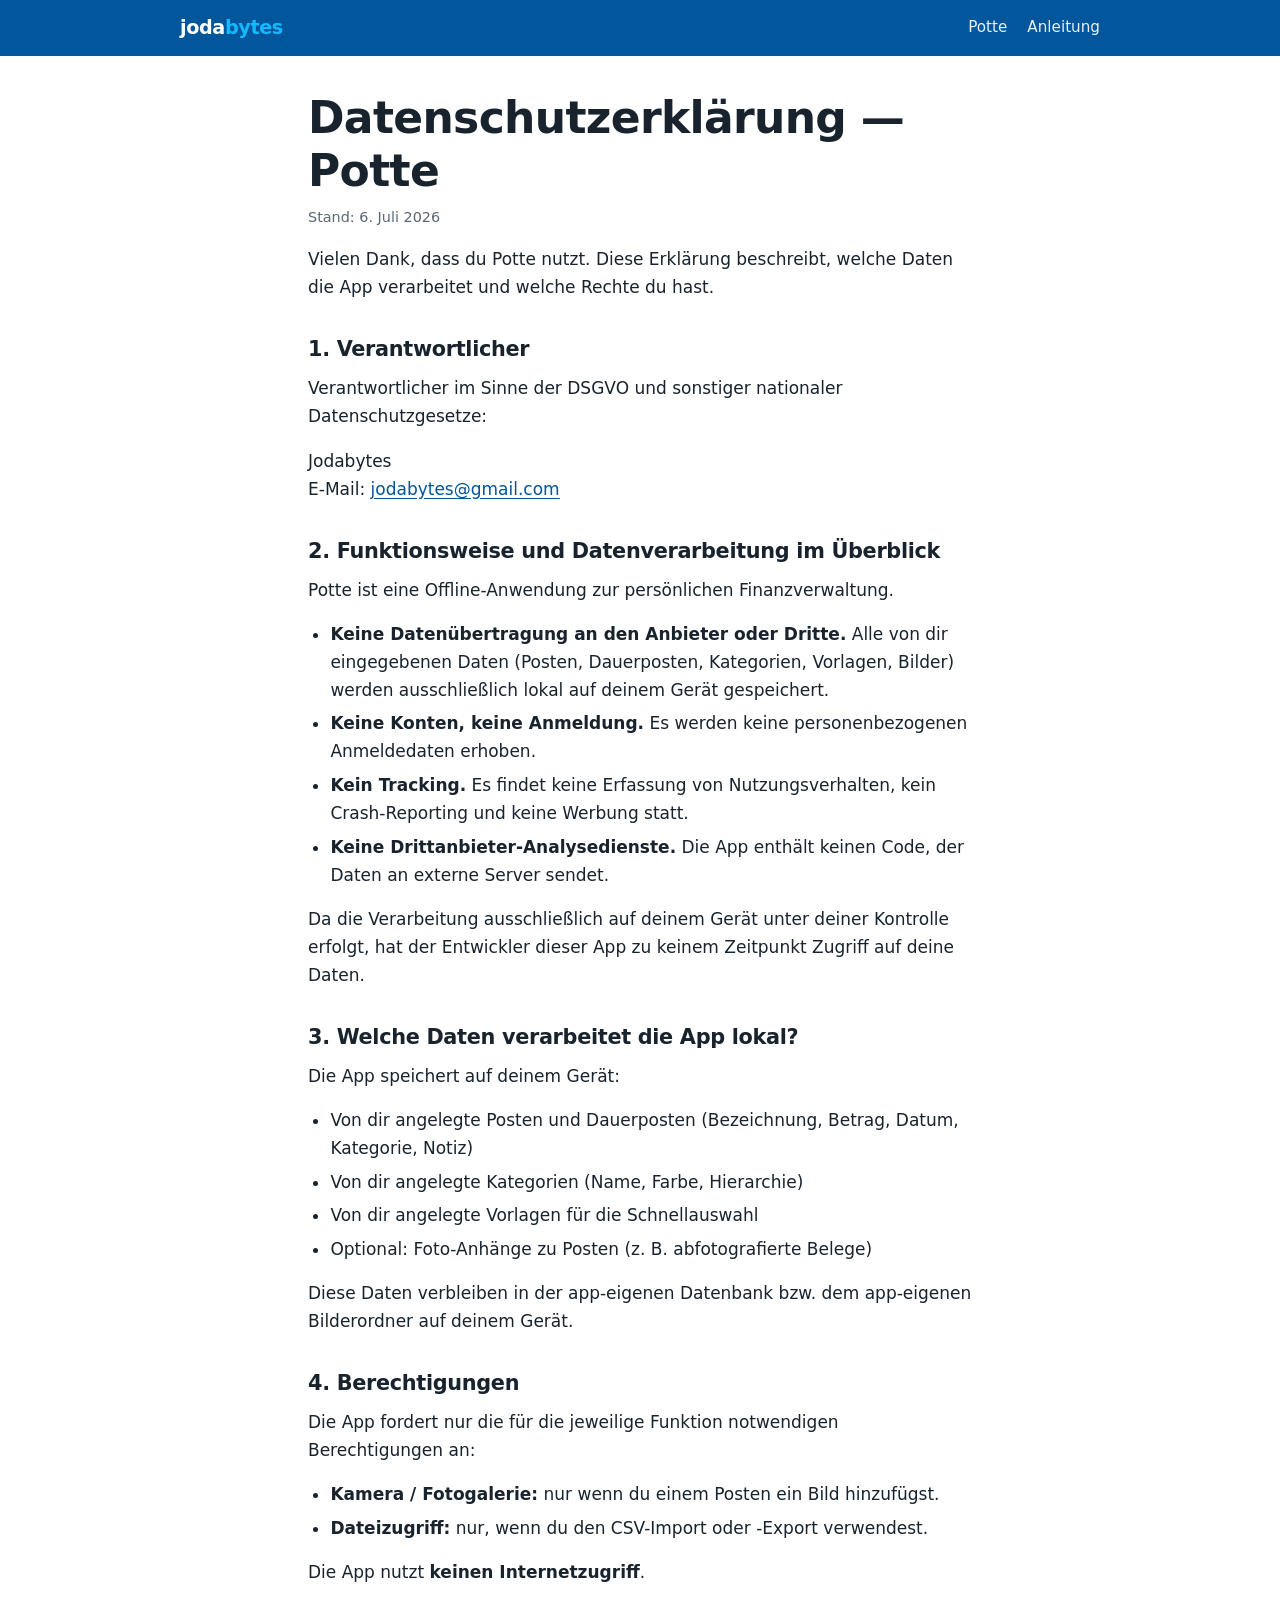
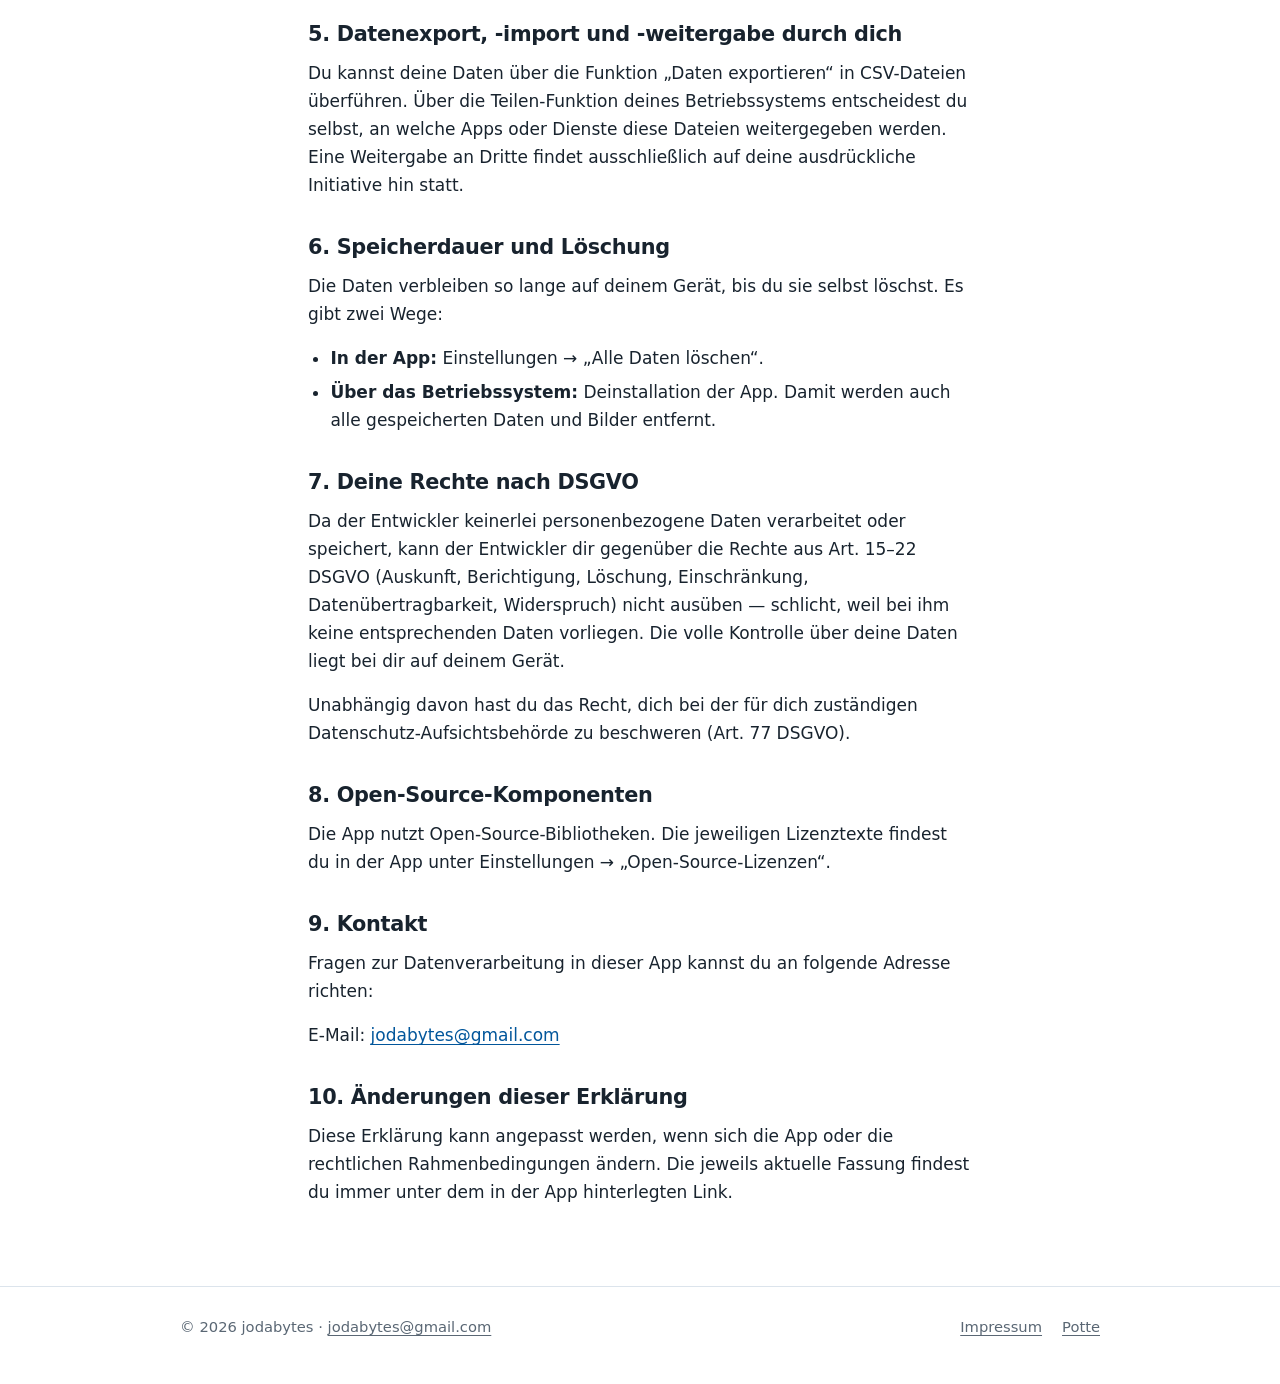
<file: potte/datenschutz.html>
<!DOCTYPE html>
<html lang="de">
<head>
  <meta charset="utf-8">
  <meta name="viewport" content="width=device-width, initial-scale=1">
  <title>Datenschutzerklärung — Potte</title>
  <meta name="description" content="Datenschutzerklärung der Android-App Potte: Alle Daten bleiben lokal auf dem Gerät. Kein Konto, kein Tracking, keine Datenübertragung an Server, kein Internetzugriff.">
  <meta name="color-scheme" content="light dark">
  <meta name="theme-color" content="#02569B">
  <link rel="canonical" href="https://jodabytes.github.io/potte/datenschutz.html">
  <link rel="icon" href="../assets/img/icon-512.png" type="image/png">
  <link rel="stylesheet" href="../assets/css/site.css">

  <meta property="og:type" content="article">
  <meta property="og:site_name" content="jodabytes">
  <meta property="og:title" content="Datenschutzerklärung — Potte">
  <meta property="og:description" content="Alle Daten bleiben lokal auf dem Gerät. Kein Konto, kein Tracking, keine Datenübertragung.">
  <meta property="og:url" content="https://jodabytes.github.io/potte/datenschutz.html">
  <meta property="og:locale" content="de_DE">
</head>
<body>
  <a class="skip-link" href="#inhalt">Zum Inhalt springen</a>

  <header class="site-header">
    <div class="container">
      <a class="wordmark" href="../index.html">joda<b>bytes</b></a>
      <nav class="site-nav" aria-label="Hauptnavigation">
        <a href="index.html">Potte</a>
        <a href="anleitung.html">Anleitung</a>
      </nav>
    </div>
  </header>

  <main id="inhalt" class="container prose">
    <h1>Datenschutzerklärung — Potte</h1>
    <p class="version-hint">Stand: 6. Juli 2026</p>

    <p>Vielen Dank, dass du Potte nutzt. Diese Erklärung beschreibt, welche Daten die
    App verarbeitet und welche Rechte du hast.</p>

    <h2 id="verantwortlicher">1. Verantwortlicher</h2>
    <p>Verantwortlicher im Sinne der DSGVO und sonstiger nationaler Datenschutzgesetze:</p>
    <p>Jodabytes<br>
    E-Mail: <a href="mailto:jodabytes@gmail.com">jodabytes@gmail.com</a></p>

    <h2 id="ueberblick">2. Funktionsweise und Datenverarbeitung im Überblick</h2>
    <p>Potte ist eine Offline-Anwendung zur persönlichen Finanzverwaltung.</p>
    <ul>
      <li><strong>Keine Datenübertragung an den Anbieter oder Dritte.</strong> Alle von
      dir eingegebenen Daten (Posten, Dauerposten, Kategorien, Vorlagen, Bilder) werden
      ausschließlich lokal auf deinem Gerät gespeichert.</li>
      <li><strong>Keine Konten, keine Anmeldung.</strong> Es werden keine
      personenbezogenen Anmeldedaten erhoben.</li>
      <li><strong>Kein Tracking.</strong> Es findet keine Erfassung von
      Nutzungsverhalten, kein Crash-Reporting und keine Werbung statt.</li>
      <li><strong>Keine Drittanbieter-Analysedienste.</strong> Die App enthält keinen
      Code, der Daten an externe Server sendet.</li>
    </ul>
    <p>Da die Verarbeitung ausschließlich auf deinem Gerät unter deiner Kontrolle
    erfolgt, hat der Entwickler dieser App zu keinem Zeitpunkt Zugriff auf deine Daten.</p>

    <h2 id="lokale-daten">3. Welche Daten verarbeitet die App lokal?</h2>
    <p>Die App speichert auf deinem Gerät:</p>
    <ul>
      <li>Von dir angelegte Posten und Dauerposten (Bezeichnung, Betrag, Datum, Kategorie, Notiz)</li>
      <li>Von dir angelegte Kategorien (Name, Farbe, Hierarchie)</li>
      <li>Von dir angelegte Vorlagen für die Schnellauswahl</li>
      <li>Optional: Foto-Anhänge zu Posten (z.&nbsp;B. abfotografierte Belege)</li>
    </ul>
    <p>Diese Daten verbleiben in der app-eigenen Datenbank bzw. dem app-eigenen
    Bilderordner auf deinem Gerät.</p>

    <h2 id="berechtigungen">4. Berechtigungen</h2>
    <p>Die App fordert nur die für die jeweilige Funktion notwendigen Berechtigungen an:</p>
    <ul>
      <li><strong>Kamera / Fotogalerie:</strong> nur wenn du einem Posten ein Bild hinzufügst.</li>
      <li><strong>Dateizugriff:</strong> nur, wenn du den CSV-Import oder -Export verwendest.</li>
    </ul>
    <p>Die App nutzt <strong>keinen Internetzugriff</strong>.</p>

    <h2 id="export">5. Datenexport, -import und -weitergabe durch dich</h2>
    <p>Du kannst deine Daten über die Funktion „Daten exportieren“ in CSV-Dateien
    überführen. Über die Teilen-Funktion deines Betriebssystems entscheidest du selbst,
    an welche Apps oder Dienste diese Dateien weitergegeben werden. Eine Weitergabe an
    Dritte findet ausschließlich auf deine ausdrückliche Initiative hin statt.</p>

    <h2 id="loeschung">6. Speicherdauer und Löschung</h2>
    <p>Die Daten verbleiben so lange auf deinem Gerät, bis du sie selbst löschst.
    Es gibt zwei Wege:</p>
    <ul>
      <li><strong>In der App:</strong> Einstellungen → „Alle Daten löschen“.</li>
      <li><strong>Über das Betriebssystem:</strong> Deinstallation der App. Damit werden
      auch alle gespeicherten Daten und Bilder entfernt.</li>
    </ul>

    <h2 id="rechte">7. Deine Rechte nach DSGVO</h2>
    <p>Da der Entwickler keinerlei personenbezogene Daten verarbeitet oder speichert,
    kann der Entwickler dir gegenüber die Rechte aus Art. 15–22 DSGVO (Auskunft,
    Berichtigung, Löschung, Einschränkung, Datenübertragbarkeit, Widerspruch) nicht
    ausüben — schlicht, weil bei ihm keine entsprechenden Daten vorliegen. Die volle
    Kontrolle über deine Daten liegt bei dir auf deinem Gerät.</p>
    <p>Unabhängig davon hast du das Recht, dich bei der für dich zuständigen
    Datenschutz-Aufsichtsbehörde zu beschweren (Art. 77 DSGVO).</p>

    <h2 id="open-source">8. Open-Source-Komponenten</h2>
    <p>Die App nutzt Open-Source-Bibliotheken. Die jeweiligen Lizenztexte findest du in
    der App unter Einstellungen → „Open-Source-Lizenzen“.</p>

    <h2 id="kontakt">9. Kontakt</h2>
    <p>Fragen zur Datenverarbeitung in dieser App kannst du an folgende Adresse richten:</p>
    <p>E-Mail: <a href="mailto:jodabytes@gmail.com">jodabytes@gmail.com</a></p>

    <h2 id="aenderungen">10. Änderungen dieser Erklärung</h2>
    <p>Diese Erklärung kann angepasst werden, wenn sich die App oder die rechtlichen
    Rahmenbedingungen ändern. Die jeweils aktuelle Fassung findest du immer unter dem
    in der App hinterlegten Link.</p>
  </main>

  <footer class="site-footer">
    <div class="container">
      <p>© 2026 jodabytes · <a href="mailto:jodabytes@gmail.com">jodabytes@gmail.com</a></p>
      <nav aria-label="Rechtliches">
        <a href="../impressum.html">Impressum</a>
        <a href="index.html">Potte</a>
      </nav>
    </div>
  </footer>
</body>
</html>
</file>
<file: assets/css/site.css>
/* ==========================================================================
   jodabytes — site.css (einziges Stylesheet)
   Farb-Tokens aus dem App-Repo: docs/design-tokens.md
   ========================================================================== */

/* ---------- Tokens ---------- */
:root {
  --c-primary: #02569B;        /* Flutter Blue dark — AppBar der App */
  --c-primary-deep: #023E70;   /* abgedunkelt für Hero-Verlaufsende */
  --c-accent: #13B9FD;         /* Flutter Light Blue */
  --c-income: #2E7D32;         /* Einnahmen (Green 800) */
  --c-expense: #C62828;        /* Ausgaben (Red 800) */

  --c-bg: #FFFFFF;
  --c-surface: #F2F6FA;
  --c-line: #DCE4EC;
  --c-text: #18232E;
  --c-muted: #5A6774;
  --c-link: #02569B;
  --c-on-primary: #FFFFFF;

  --radius: 14px;
  --radius-s: 8px;
  --maxw: 60rem;
  --font: Roboto, "Segoe UI", system-ui, -apple-system, "Helvetica Neue", Arial, sans-serif;
  --font-num: "Roboto Mono", ui-monospace, "Cascadia Mono", Consolas, Menlo, monospace;
}

@media (prefers-color-scheme: dark) {
  :root {
    --c-bg: #10161D;
    --c-surface: #1A232D;
    --c-line: #2C3947;
    --c-text: #E7EBEF;
    --c-muted: #9AA7B3;
    --c-link: #4FC6FD;
    --c-income: #66BB6A;
    --c-expense: #EF6B5E;
  }
}

/* ---------- Basis ---------- */
*, *::before, *::after { box-sizing: border-box; }

html {
  -webkit-text-size-adjust: 100%;
  scroll-behavior: smooth;
}

@media (prefers-reduced-motion: reduce) {
  html { scroll-behavior: auto; }
  *, *::before, *::after { transition: none !important; animation: none !important; }
}

body {
  margin: 0;
  font-family: var(--font);
  font-size: 1.0625rem;
  line-height: 1.65;
  color: var(--c-text);
  background: var(--c-bg);
}

h1, h2, h3 { line-height: 1.2; letter-spacing: -0.015em; }
h1 { font-size: clamp(1.9rem, 5vw, 2.75rem); font-weight: 700; margin: 0 0 0.5rem; }
h2 { font-size: clamp(1.4rem, 3.5vw, 1.8rem); font-weight: 700; margin: 2.5rem 0 0.75rem; }
h3 { font-size: 1.125rem; font-weight: 700; margin: 1.75rem 0 0.5rem; }

p { margin: 0 0 1rem; }
ul, ol { margin: 0 0 1rem; padding-left: 1.4rem; }
li { margin-bottom: 0.35rem; }

a { color: var(--c-link); text-underline-offset: 3px; }
a:hover { text-decoration-thickness: 2px; }

img { max-width: 100%; height: auto; }

:focus-visible {
  outline: 3px solid var(--c-accent);
  outline-offset: 2px;
  border-radius: 2px;
}

.container {
  max-width: var(--maxw);
  margin-inline: auto;
  padding-inline: 1.25rem;
}

.skip-link {
  position: absolute;
  left: -999px;
  top: 0;
  background: var(--c-bg);
  color: var(--c-text);
  padding: 0.5rem 1rem;
  z-index: 10;
}
.skip-link:focus { left: 0.5rem; top: 0.5rem; }

/* ---------- Header / Navigation ---------- */
.site-header {
  background: var(--c-primary);
  color: var(--c-on-primary);
}

.site-header .container {
  display: flex;
  align-items: center;
  justify-content: space-between;
  gap: 1rem;
  min-height: 3.5rem;
  flex-wrap: wrap;
  padding-block: 0.5rem;
}

.wordmark {
  font-weight: 800;
  font-size: 1.2rem;
  letter-spacing: -0.02em;
  color: #FFFFFF;
  text-decoration: none;
}
.wordmark b { color: var(--c-accent); font-weight: 800; }

.site-nav { display: flex; gap: 1.25rem; flex-wrap: wrap; }
.site-nav a {
  color: #FFFFFF;
  text-decoration: none;
  font-weight: 500;
  font-size: 0.95rem;
  opacity: 0.92;
}
.site-nav a:hover, .site-nav a[aria-current="page"] {
  opacity: 1;
  text-decoration: underline;
  text-underline-offset: 5px;
  text-decoration-color: var(--c-accent);
  text-decoration-thickness: 2px;
}

/* ---------- Hero ---------- */
.hero {
  background: linear-gradient(170deg, var(--c-primary) 0%, var(--c-primary-deep) 100%);
  color: #FFFFFF;
  padding-block: 3rem 3.5rem;
}
.hero h1 { color: #FFFFFF; }
.hero p { max-width: 42rem; }
.hero .lede { font-size: 1.2rem; opacity: 0.95; }
.hero a { color: #CDEFFF; }

.hero-app {
  display: flex;
  gap: 1.5rem;
  align-items: center;
  flex-wrap: wrap;
}
.hero-app img {
  width: 96px;
  height: 96px;
  border-radius: 22px;
  box-shadow: 0 6px 24px rgba(0, 0, 0, 0.35);
  flex-shrink: 0;
}

.hero-actions {
  display: flex;
  gap: 0.75rem;
  flex-wrap: wrap;
  margin-top: 1.5rem;
}

/* ---------- Buttons ---------- */
.btn {
  display: inline-block;
  padding: 0.65rem 1.4rem;
  border-radius: 999px;
  font-weight: 700;
  font-size: 1rem;
  text-decoration: none;
  border: 2px solid transparent;
}
.btn-primary { background: var(--c-accent); color: #06283D; }
.btn-primary:hover { filter: brightness(1.08); }
.btn-ghost { border-color: rgba(255, 255, 255, 0.6); color: #FFFFFF; }
.btn-ghost:hover { border-color: #FFFFFF; }
.btn-blue { background: var(--c-primary); color: #FFFFFF; }
.btn-blue:hover { filter: brightness(1.12); }

/* ---------- Karten ---------- */
.card-grid {
  display: grid;
  grid-template-columns: repeat(auto-fit, minmax(16rem, 1fr));
  gap: 1.25rem;
  margin-block: 1.5rem;
}

.card {
  background: var(--c-surface);
  border: 1px solid var(--c-line);
  border-radius: var(--radius);
  padding: 1.5rem;
}
.card h3 { margin-top: 0; }
.card p:last-child { margin-bottom: 0; }

.app-card {
  display: flex;
  gap: 1.25rem;
  align-items: flex-start;
}
.app-card img {
  width: 72px;
  height: 72px;
  border-radius: 18px;
  flex-shrink: 0;
}
.app-card .actions { display: flex; gap: 0.75rem; flex-wrap: wrap; margin-top: 0.75rem; }

/* ---------- Kassenbuch (Signatur-Element) ---------- */
.ledger {
  list-style: none;
  margin: 1.5rem 0;
  padding: 0.5rem 0;
  background: var(--c-bg);
  border: 1px solid var(--c-line);
  border-radius: var(--radius);
  max-width: 30rem;
  box-shadow: 0 10px 30px rgba(2, 86, 155, 0.12);
}
.hero .ledger { border-color: rgba(255, 255, 255, 0.15); }

.ledger li {
  display: flex;
  align-items: baseline;
  gap: 0.75rem;
  margin: 0;
  padding: 0.55rem 1.1rem;
}
.ledger li + li { border-top: 1px solid var(--c-line); }

.ledger .cat {
  font-size: 0.78rem;
  color: var(--c-muted);
  display: block;
}
.ledger .label { flex: 1; min-width: 0; line-height: 1.35; }
.ledger .amount {
  font-family: var(--font-num);
  font-variant-numeric: tabular-nums;
  font-size: 0.98rem;
  white-space: nowrap;
}
.amount.plus { color: var(--c-income); }
.amount.minus { color: var(--c-expense); }

/* ---------- Kategorien-Baum ---------- */
.cat-tree {
  list-style: none;
  padding: 1rem 1.25rem;
  margin: 1.5rem 0;
  background: var(--c-surface);
  border: 1px solid var(--c-line);
  border-radius: var(--radius);
  font-size: 0.98rem;
  max-width: 26rem;
}
.cat-tree ul { list-style: none; padding-left: 1.35rem; margin: 0; }
.cat-tree li { margin: 0.3rem 0; }
.cat-tree .dot {
  display: inline-block;
  width: 0.7em;
  height: 0.7em;
  border-radius: 50%;
  margin-right: 0.5em;
  vertical-align: baseline;
  background: var(--c-muted);
}

/* ---------- Screenshot-Galerie ---------- */
.gallery {
  display: flex;
  gap: 1.25rem;
  overflow-x: auto;
  padding: 0.5rem 0.25rem 1.25rem;
  scroll-snap-type: x proximity;
}

.phone {
  margin: 0;
  flex: 0 0 auto;
  width: min(15rem, 70vw);
  scroll-snap-align: start;
}
.phone img {
  display: block;
  width: 100%;
  aspect-ratio: 1080 / 2160;
  border: 6px solid #22303C;
  border-radius: 26px;
  background: var(--c-primary);
}
.phone figcaption {
  text-align: center;
  font-size: 0.88rem;
  color: var(--c-muted);
  margin-top: 0.5rem;
}

/* ---------- Feature-Listen ---------- */
.feature-cols {
  columns: 2;
  column-gap: 2.5rem;
}
@media (max-width: 40rem) { .feature-cols { columns: 1; } }
.feature-cols li { break-inside: avoid; }

.no-list { list-style: none; padding: 0; }
.no-list li { padding-left: 1.6rem; position: relative; }
.no-list li::before {
  content: "✕";
  position: absolute;
  left: 0;
  color: var(--c-expense);
  font-weight: 700;
}

/* ---------- Abschnitte ---------- */
.section { padding-block: 2.25rem; }
.section-alt { background: var(--c-surface); }
.section-alt .card, .section-alt .cat-tree { background: var(--c-bg); }

.eyebrow {
  display: block;
  font-size: 0.82rem;
  font-weight: 700;
  text-transform: uppercase;
  letter-spacing: 0.09em;
  color: var(--c-link);
  margin-bottom: 0.25rem;
}

.cta-band {
  background: var(--c-primary);
  color: #FFFFFF;
  text-align: center;
  padding-block: 2.5rem;
}
.cta-band h2 { margin-top: 0; color: #FFFFFF; }
.cta-band a { color: #CDEFFF; }
.cta-band .btn-primary { color: #06283D; }

/* ---------- FAQ / Anleitung ---------- */
.faq h3 {
  margin-top: 2rem;
  padding-top: 1.25rem;
  border-top: 1px solid var(--c-line);
}
.steps li { margin-bottom: 0.6rem; }

.toc {
  background: var(--c-surface);
  border: 1px solid var(--c-line);
  border-radius: var(--radius);
  padding: 1rem 1.5rem;
  margin: 1.5rem 0;
}
.toc ul { margin: 0.5rem 0 0; }

/* ---------- Rechtstexte ---------- */
.prose { max-width: 44rem; }
main.prose { padding-block: 2.25rem 1rem; }
.prose h2 { font-size: 1.3rem; margin-top: 2.25rem; }

mark.todo {
  background: #FFE082;
  color: #4E3500;
  padding: 0.1em 0.35em;
  border-radius: 4px;
  font-weight: 700;
}

.note {
  background: var(--c-surface);
  border-left: 4px solid var(--c-accent);
  border-radius: var(--radius-s);
  padding: 0.85rem 1.15rem;
  margin: 1.25rem 0;
}

/* ---------- Footer ---------- */
.site-footer {
  margin-top: 3rem;
  border-top: 1px solid var(--c-line);
  padding-block: 1.75rem;
  font-size: 0.92rem;
  color: var(--c-muted);
}
.site-footer .container {
  display: flex;
  justify-content: space-between;
  gap: 1rem;
  flex-wrap: wrap;
}
.site-footer nav { display: flex; gap: 1.25rem; flex-wrap: wrap; }
.site-footer a { color: var(--c-muted); }
.site-footer a:hover { color: var(--c-link); }

/* ---------- Kleinkram ---------- */
.version-hint { font-size: 0.9rem; color: var(--c-muted); }
.center { text-align: center; }
</file>
